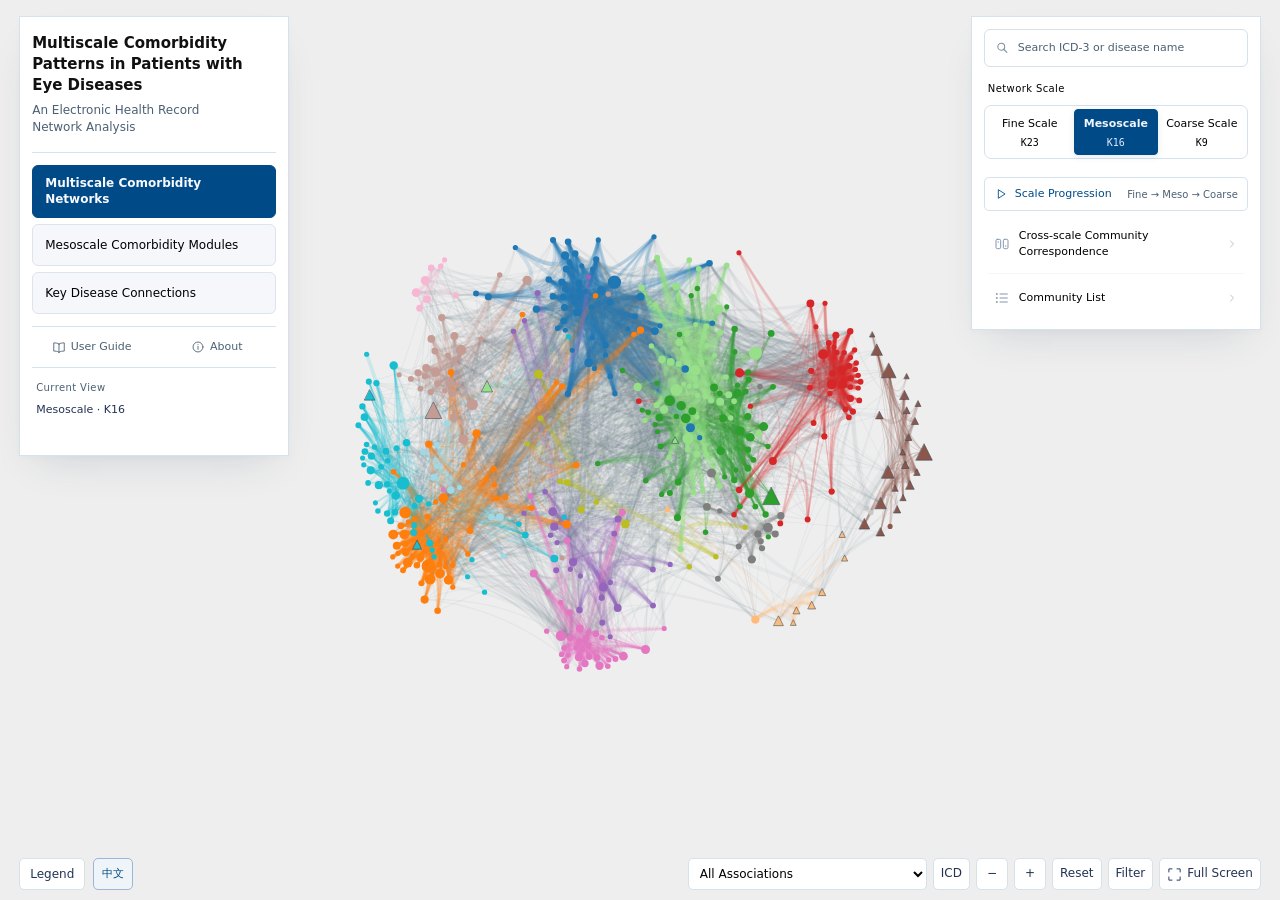
<file: index.html>
<!doctype html>
<html lang="en" data-boot="pending">
<head>
  <meta charset="utf-8">
  <meta name="viewport" content="width=device-width, initial-scale=1">
  <base id="app-base" href="./">
  <script id="route-base">
    const entryPath = location.pathname.replace(/\/(?:MultiscaleNetworks|ComorbidityModules|KeyDiseaseConnections|overview|communities|roles|comparison|flow)(?:\/(?:index\.html)?)?$/, "/");
    document.getElementById("app-base").href = new URL(".", new URL(entryPath, location.href)).href;
  </script>
  <meta name="description" data-i18n-attrs="content" content="眼病患者的多尺度共病模式：基于电子病历的网络分析交互可视化">
  <title data-i18n data-i18n-source="眼病患者的多尺度共病模式">Multiscale Comorbidity Patterns in Patients with Eye Diseases</title>
  <style id="boot-styles">html,body{color:#000;background:#eee;height:100%;margin:0;font-family:Segoe UI,Microsoft YaHei UI,sans-serif;overflow:hidden}html:not([data-boot=ready]) .masthead,html:not([data-boot=ready]) #app,html:not([data-boot=ready]) #tooltip{visibility:hidden}#boot-status{text-align:center;color:#183247;place-content:center;gap:12px;font-size:13px;display:grid;position:fixed;inset:0}#boot-status p{margin:0}#boot-status .boot-error,#boot-status button,html[data-boot=ready] #boot-status,html[data-boot=error] #boot-status .boot-loading{display:none}html[data-boot=error] #boot-status .boot-error,html[data-boot=error] #boot-status button{display:block}#boot-status button{font:inherit;cursor:pointer;background:#fff;border:1px solid #d8e3e7;border-radius:8px;justify-self:center;padding:7px 16px}.global-search>svg{width:15px;height:15px}</style>
  <script type="module" crossorigin src="./assets/index-C_CjhMuP.js"></script>
  <link rel="stylesheet" crossorigin href="./assets/index-CmBCCBgX.css">
</head>
<body>
  <div id="boot-status" role="status" aria-live="polite">
    <p class="boot-loading" data-i18n data-i18n-source="正在加载共病网络…">Loading comorbidity networks…</p>
    <p class="boot-error" data-i18n data-i18n-source="页面资源加载失败，请刷新重试。">Unable to load page resources. Please reload to try again.</p>
    <button type="button" data-i18n data-i18n-source="重新加载" onclick="location.reload()">Reload</button>
  </div>
  <script id="boot-language">
    try {
      if (localStorage.getItem("comorbidity-atlas-language") === "zh") {
        document.documentElement.lang = "zh-CN";
        document.querySelectorAll("[data-i18n-source]").forEach(element => {
          element.textContent = element.dataset.i18nSource;
        });
      }
    } catch { /* Loading remains available when storage is disabled. */ }
  </script>
  <header class="masthead">
    <div class="mast-inner">
      <a href="./MultiscaleNetworks" class="brand" data-i18n-attrs="aria-label" aria-label="眼病患者的多尺度共病模式：基于电子病历的网络分析首页">
        <strong data-i18n>眼病患者的多尺度共病模式：<span class="brand-subtitle">基于电子病历的网络分析</span></strong>
      </a>
      <button class="button rail-toggle" id="nav-toggle" type="button" data-i18n aria-controls="primary-nav" aria-expanded="true">导航</button>
      <nav class="nav" id="primary-nav" data-i18n data-i18n-attrs="aria-label" aria-label="实验结果视图">
        <a href="./MultiscaleNetworks" data-tab="overview"><span>多尺度共病网络</span></a>
        <a href="./ComorbidityModules" data-tab="communities"><span>中尺度共病模块</span></a>
        <a href="./KeyDiseaseConnections" data-tab="roles"><span>关键疾病连接</span></a>
        <div class="rail-information" data-i18n-attrs="aria-label" aria-label="帮助与系统信息">
          <button type="button" data-information="guide" aria-haspopup="dialog" aria-controls="information-dialog" aria-expanded="false"><span>使用指南</span></button>
          <button type="button" data-information="about" aria-haspopup="dialog" aria-controls="information-dialog" aria-expanded="false"><span>关于</span></button>
        </div>
      </nav>
      <div class="rail-context"><span class="rail-caption" data-i18n>当前视图</span><h1 id="chart-title"></h1></div>
    </div>
  </header>
  <main id="app" aria-labelledby="chart-title">
    <div id="chart"></div>
    <div class="network-empty" id="network-empty" data-i18n role="status" hidden><strong>暂无可显示的关联</strong><span>调整筛选条件或恢复全图继续查看</span><button type="button" class="button" data-action="restore-network">恢复全图</button></div>
    <div class="chart-header">
      <button class="button rail-toggle" id="tools-toggle" type="button" data-i18n aria-controls="view-options" aria-expanded="true">搜索与操作</button>
      <div class="view-options" id="view-options">
        <div class="global-search">
        <label for="disease-search" data-i18n class="sr-only">搜索 ICD-3 或疾病名</label>
        <svg viewBox="0 0 24 24" fill="none" aria-hidden="true"><circle cx="10" cy="10" r="5.5" stroke="currentColor" stroke-width="1.7"/><path d="m14 14 5 5" stroke="currentColor" stroke-width="1.7" stroke-linecap="round"/></svg>
        <input id="disease-search" data-i18n-attrs="placeholder" placeholder="搜索 ICD-3 或疾病名" autocomplete="off" aria-controls="search-results" aria-expanded="false">
        <div id="search-results" class="search-results" hidden></div>
        </div>
        <div id="view-controls" class="view-controls" data-i18n-attrs="aria-label" aria-label="当前视图选项"></div>
        <button class="button rail-action" id="inspector-toggle" type="button" data-action="toggle-inspector" aria-controls="inspector" aria-expanded="false"></button>
      </div>
    </div>
    <div id="guide" class="guide">
      <button type="button" id="legend-toggle" class="button" data-i18n data-action="toggle-guide" aria-controls="legend-panel" aria-expanded="false">图例</button>
      <button class="button language-switch" id="language-toggle" type="button" aria-label="Switch to Chinese" aria-pressed="true"><span data-language-label lang="zh-CN">中文</span></button>
      <aside id="legend-panel" class="guide-card" aria-labelledby="guide-title" hidden>
        <div class="guide-head"><h2 id="guide-title" data-i18n>图例</h2><button type="button" class="legend-close" data-action="close-guide" data-i18n-attrs="aria-label" aria-label="关闭图例">×</button></div>
        <div id="chart-footer" class="chart-footer" data-i18n-attrs="aria-label" tabindex="0" aria-label="当前视图图例"></div>
      </aside>
    </div>
    <div class="chart-dock">
      <div class="canvas-tools" id="chart-tools" data-i18n-attrs="aria-label" aria-label="网络工具"></div>
    </div>
    <aside class="panel inspector" id="inspector" aria-labelledby="inspector-title" hidden></aside>
  </main>
  <dialog id="information-dialog" class="information-dialog" aria-labelledby="information-title"></dialog>
  <div class="tooltip" id="tooltip" role="status" hidden></div>
  <span id="fullscreen-status" class="sr-only" role="status" aria-live="polite"></span>
  <span id="scale-playback-status" class="sr-only" role="status" aria-live="polite"></span>
  <span id="language-status" class="sr-only" role="status" aria-live="polite"></span>
  <noscript>Enable JavaScript to explore the interactive networks.</noscript>
</body>
</html>
</file>
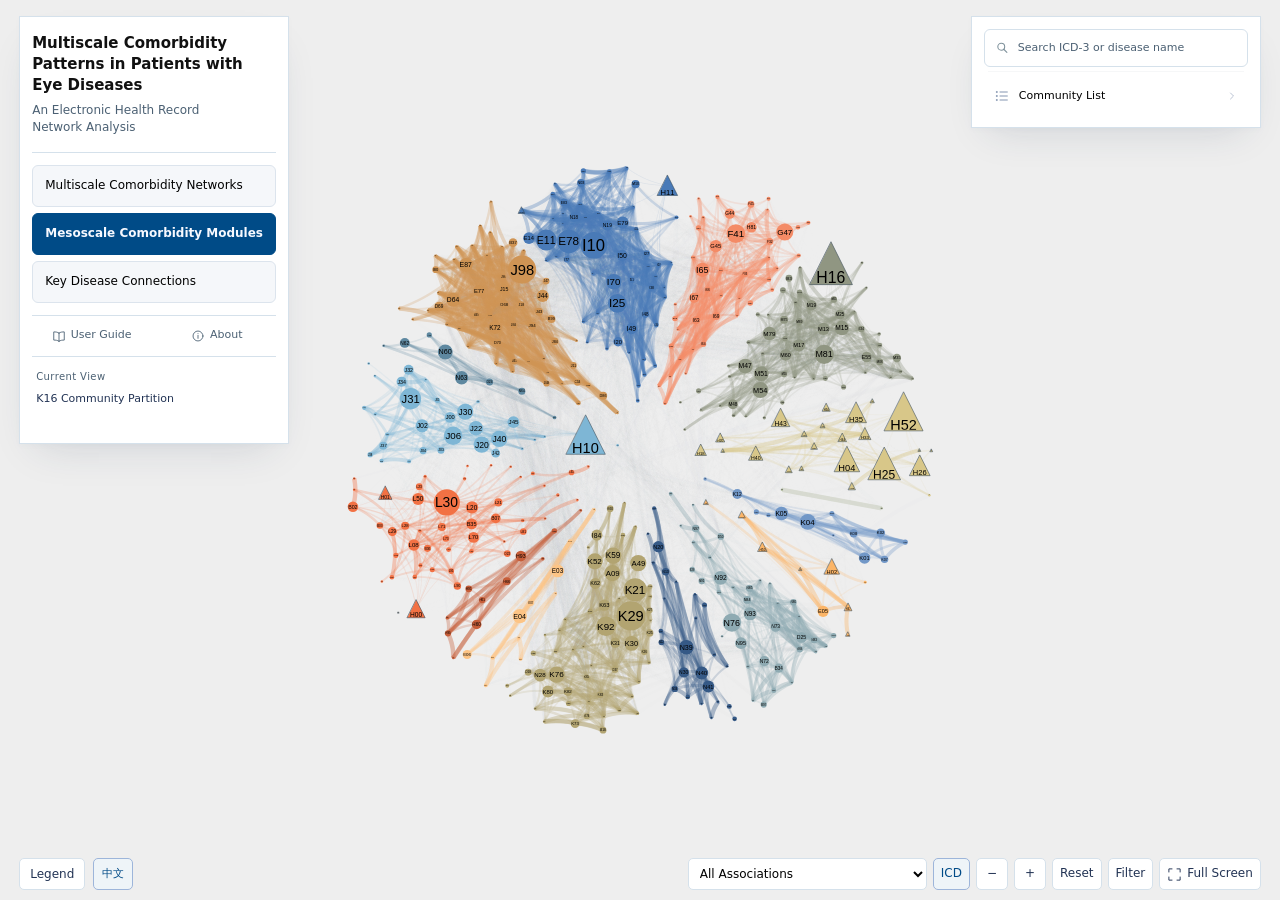
<file: ComorbidityModules/index.html>
<!doctype html>
<html lang="en" data-boot="pending">
<head>
  <meta charset="utf-8">
  <meta name="viewport" content="width=device-width, initial-scale=1">
  <base id="app-base" href="../">
  <script id="route-base">
    const entryPath = location.pathname.replace(/\/(?:MultiscaleNetworks|ComorbidityModules|KeyDiseaseConnections|overview|communities|roles|comparison|flow)(?:\/(?:index\.html)?)?$/, "/");
    document.getElementById("app-base").href = new URL(".", new URL(entryPath, location.href)).href;
  </script>
  <meta name="description" data-i18n-attrs="content" content="眼病患者的多尺度共病模式：基于电子病历的网络分析交互可视化">
  <title data-i18n data-i18n-source="眼病患者的多尺度共病模式">Multiscale Comorbidity Patterns in Patients with Eye Diseases</title>
  <style id="boot-styles">html,body{color:#000;background:#eee;height:100%;margin:0;font-family:Segoe UI,Microsoft YaHei UI,sans-serif;overflow:hidden}html:not([data-boot=ready]) .masthead,html:not([data-boot=ready]) #app,html:not([data-boot=ready]) #tooltip{visibility:hidden}#boot-status{text-align:center;color:#183247;place-content:center;gap:12px;font-size:13px;display:grid;position:fixed;inset:0}#boot-status p{margin:0}#boot-status .boot-error,#boot-status button,html[data-boot=ready] #boot-status,html[data-boot=error] #boot-status .boot-loading{display:none}html[data-boot=error] #boot-status .boot-error,html[data-boot=error] #boot-status button{display:block}#boot-status button{font:inherit;cursor:pointer;background:#fff;border:1px solid #d8e3e7;border-radius:8px;justify-self:center;padding:7px 16px}.global-search>svg{width:15px;height:15px}</style>
  <script type="module" crossorigin src="./assets/index-C_CjhMuP.js"></script>
  <link rel="stylesheet" crossorigin href="./assets/index-CmBCCBgX.css">
</head>
<body>
  <div id="boot-status" role="status" aria-live="polite">
    <p class="boot-loading" data-i18n data-i18n-source="正在加载共病网络…">Loading comorbidity networks…</p>
    <p class="boot-error" data-i18n data-i18n-source="页面资源加载失败，请刷新重试。">Unable to load page resources. Please reload to try again.</p>
    <button type="button" data-i18n data-i18n-source="重新加载" onclick="location.reload()">Reload</button>
  </div>
  <script id="boot-language">
    try {
      if (localStorage.getItem("comorbidity-atlas-language") === "zh") {
        document.documentElement.lang = "zh-CN";
        document.querySelectorAll("[data-i18n-source]").forEach(element => {
          element.textContent = element.dataset.i18nSource;
        });
      }
    } catch { /* Loading remains available when storage is disabled. */ }
  </script>
  <header class="masthead">
    <div class="mast-inner">
      <a href="./MultiscaleNetworks" class="brand" data-i18n-attrs="aria-label" aria-label="眼病患者的多尺度共病模式：基于电子病历的网络分析首页">
        <strong data-i18n>眼病患者的多尺度共病模式：<span class="brand-subtitle">基于电子病历的网络分析</span></strong>
      </a>
      <button class="button rail-toggle" id="nav-toggle" type="button" data-i18n aria-controls="primary-nav" aria-expanded="true">导航</button>
      <nav class="nav" id="primary-nav" data-i18n data-i18n-attrs="aria-label" aria-label="实验结果视图">
        <a href="./MultiscaleNetworks" data-tab="overview"><span>多尺度共病网络</span></a>
        <a href="./ComorbidityModules" data-tab="communities"><span>中尺度共病模块</span></a>
        <a href="./KeyDiseaseConnections" data-tab="roles"><span>关键疾病连接</span></a>
        <div class="rail-information" data-i18n-attrs="aria-label" aria-label="帮助与系统信息">
          <button type="button" data-information="guide" aria-haspopup="dialog" aria-controls="information-dialog" aria-expanded="false"><span>使用指南</span></button>
          <button type="button" data-information="about" aria-haspopup="dialog" aria-controls="information-dialog" aria-expanded="false"><span>关于</span></button>
        </div>
      </nav>
      <div class="rail-context"><span class="rail-caption" data-i18n>当前视图</span><h1 id="chart-title"></h1></div>
    </div>
  </header>
  <main id="app" aria-labelledby="chart-title">
    <div id="chart"></div>
    <div class="network-empty" id="network-empty" data-i18n role="status" hidden><strong>暂无可显示的关联</strong><span>调整筛选条件或恢复全图继续查看</span><button type="button" class="button" data-action="restore-network">恢复全图</button></div>
    <div class="chart-header">
      <button class="button rail-toggle" id="tools-toggle" type="button" data-i18n aria-controls="view-options" aria-expanded="true">搜索与操作</button>
      <div class="view-options" id="view-options">
        <div class="global-search">
        <label for="disease-search" data-i18n class="sr-only">搜索 ICD-3 或疾病名</label>
        <svg viewBox="0 0 24 24" fill="none" aria-hidden="true"><circle cx="10" cy="10" r="5.5" stroke="currentColor" stroke-width="1.7"/><path d="m14 14 5 5" stroke="currentColor" stroke-width="1.7" stroke-linecap="round"/></svg>
        <input id="disease-search" data-i18n-attrs="placeholder" placeholder="搜索 ICD-3 或疾病名" autocomplete="off" aria-controls="search-results" aria-expanded="false">
        <div id="search-results" class="search-results" hidden></div>
        </div>
        <div id="view-controls" class="view-controls" data-i18n-attrs="aria-label" aria-label="当前视图选项"></div>
        <button class="button rail-action" id="inspector-toggle" type="button" data-action="toggle-inspector" aria-controls="inspector" aria-expanded="false"></button>
      </div>
    </div>
    <div id="guide" class="guide">
      <button type="button" id="legend-toggle" class="button" data-i18n data-action="toggle-guide" aria-controls="legend-panel" aria-expanded="false">图例</button>
      <button class="button language-switch" id="language-toggle" type="button" aria-label="Switch to Chinese" aria-pressed="true"><span data-language-label lang="zh-CN">中文</span></button>
      <aside id="legend-panel" class="guide-card" aria-labelledby="guide-title" hidden>
        <div class="guide-head"><h2 id="guide-title" data-i18n>图例</h2><button type="button" class="legend-close" data-action="close-guide" data-i18n-attrs="aria-label" aria-label="关闭图例">×</button></div>
        <div id="chart-footer" class="chart-footer" data-i18n-attrs="aria-label" tabindex="0" aria-label="当前视图图例"></div>
      </aside>
    </div>
    <div class="chart-dock">
      <div class="canvas-tools" id="chart-tools" data-i18n-attrs="aria-label" aria-label="网络工具"></div>
    </div>
    <aside class="panel inspector" id="inspector" aria-labelledby="inspector-title" hidden></aside>
  </main>
  <dialog id="information-dialog" class="information-dialog" aria-labelledby="information-title"></dialog>
  <div class="tooltip" id="tooltip" role="status" hidden></div>
  <span id="fullscreen-status" class="sr-only" role="status" aria-live="polite"></span>
  <span id="scale-playback-status" class="sr-only" role="status" aria-live="polite"></span>
  <span id="language-status" class="sr-only" role="status" aria-live="polite"></span>
  <noscript>Enable JavaScript to explore the interactive networks.</noscript>
</body>
</html>
</file>
<file: assets/index-CmBCCBgX.css>
:root{--lightningcss-light:initial;--lightningcss-dark: ;--lightningcss-light:initial;--lightningcss-dark: ;color-scheme:light;--ink:#223354;--muted:#4b6073;--comparison-overlay-alpha:.25;--line:#e1e8ef;--paper:#eee;--surface-panel:#fff;--surface-field:#fff;--accent:#236192;--accent-strong:#004b87;--accent-soft:#eef4f8;--surface-soft:#f4f7fa;--surface-header:#004b87;--highlight:#00fbff;--highlight-bright:#c7ffc9;--panel-border:#d5e1eb;--shadow:0 2px 6px #23619206, 0 18px 40px -18px #2233542b;--focus-ring:0 0 0 3px #23619224, 0 0 0 1px #236192;--hover-shadow:none;--rail-border:var(--panel-border);--rail-shadow:var(--shadow);--gutter:clamp(14px, 1.5vw, 24px);--overlay-top:16px;--rail-height:42px;--view-top:12px;--rail-width:calc(var(--right-rail) - 20px);--rail-gap:16px;--left-rail:var(--rail-width);--right-rail:clamp(290px, 19vw, 330px);--details-width:var(--right-rail);--canvas-left:calc(var(--gutter) + var(--left-rail) + var(--rail-gap));--canvas-right:calc(var(--gutter) + var(--details-width) + var(--rail-gap));--dock-clearance:50px;--mono:"Cascadia Mono", Consolas, monospace;--sans:"Segoe UI", "Microsoft YaHei UI", "PingFang SC", system-ui, sans-serif}*{box-sizing:border-box}[hidden]{display:none!important}html,body{margin:0;overflow:hidden}body{background:var(--paper);height:100dvh;color:var(--ink);font:14px/1.5 var(--sans);position:relative}button,input,select{font:inherit;color:inherit}button,select,summary{cursor:pointer}a{color:inherit;text-decoration:none}:where(button,a,select,input,canvas,summary,[tabindex]):focus{outline:none}:is(button,a,select,input,summary):focus-visible,.comparison-split:focus-visible{box-shadow:var(--focus-ring)}:where(button,a,select,input,summary){-webkit-tap-highlight-color:transparent;transition:background-color .18s,border-color .18s,color .18s,box-shadow .18s,transform .12s}canvas:focus-visible{outline-offset:-2px;outline:1px solid #647f91}h1,h2,h3,p{margin:0}.sr-only{clip-path:inset(50%);white-space:nowrap;width:1px;height:1px;position:absolute;overflow:hidden}.masthead{z-index:5;top:var(--overlay-top);left:var(--gutter);width:var(--left-rail);pointer-events:none;position:absolute}.masthead,.view-options{color:var(--ink)}.mast-inner{border:1px solid var(--rail-border);box-shadow:var(--rail-shadow);background:var(--surface-panel);border-radius:0;flex-direction:column;align-items:stretch;gap:0;padding:12px;display:flex}.mast-inner>*{pointer-events:auto}.brand{white-space:normal;border-radius:0;align-items:center;min-height:40px;padding:4px 0;display:inline-flex}.brand strong{text-wrap:pretty;overflow-wrap:anywhere;letter-spacing:0;color:#111;min-width:0;font-size:16px;font-weight:700;line-height:1.5;display:block}.brand-subtitle{color:var(--muted);letter-spacing:inherit;margin-top:6px;font-size:12px;font-weight:500;display:block}html[lang=en] .brand strong{overflow-wrap:normal;font-size:15px;line-height:1.4}html[lang=en] .nav a{white-space:normal;line-height:1.4}html[lang=en] .rail-action>span,html[lang=en] .role-options button>span{white-space:normal;overflow-wrap:normal;line-height:1.45}html[lang=en] .community-list-name{white-space:normal;line-height:1.45;overflow:visible}html[lang=en] .community-list-size{font-size:10px}html[lang=en] .inspector .community-list button{grid-template-columns:35px minmax(0,1fr);gap:3px 7px}html[lang=en] .community-list-size{grid-column:2}html[lang=en] .member-name,html[lang=en] .association-disease,html[lang=en] .scale-card-description>span{overflow-wrap:break-word}html[lang=en] .disease-type{font-size:10px}html[lang=en] .disease-tabs button{padding-inline:6px;font-size:11px}html[lang=en] .association-filter button{padding-inline:7px;font-size:11px}html[lang=en] .filter-choices button{white-space:normal;line-height:1.4}html[lang=en] .details-grid dt,html[lang=en] .panel-metrics dt{overflow-wrap:normal;line-height:1.4}html[lang=en] .canvas-tools button.button{white-space:normal;line-height:1.3}html[lang=en] .information-intro h3{font-size:clamp(22px,2.3vw,31px);line-height:1.25}@media (width>=781px) and (height>=521px){.brand{min-height:90px}html[lang=zh-CN] .brand strong{font-size:18px}html[lang=zh-CN] .brand-subtitle{font-size:14px}}@media (width<=780px),(height<=520px){.rail-information .ui-icon{display:none}html[lang=en] .brand strong{font-size:12px;line-height:1.3}.brand-subtitle{margin-top:4px;font-size:10px;line-height:1.35}}.ui-icon{flex:none;width:17px;height:17px;display:block}.nav{border-top:1px solid var(--panel-border);flex-direction:column;align-items:stretch;gap:6px;margin-top:12px;padding:12px 0 6px;display:flex}.nav a{white-space:nowrap;color:#000;background:#f5f7fa;border:1px solid #dce4ed;border-radius:6px;align-items:center;min-height:42px;padding:9px 12px;font-size:12px;font-weight:500;display:flex;position:relative}.nav a:hover{color:#000;background:var(--accent-soft);border-color:#a5bade}.nav a[aria-current]{color:#f7f9ff;background:var(--surface-header);border-color:var(--surface-header);font-weight:600}.nav a:active{transform:translateY(1px)}.rail-information{border-top:1px solid var(--panel-border);align-items:center;gap:6px;margin-top:6px;padding-top:6px;display:flex}.rail-information button{min-width:0;min-height:28px;color:var(--muted);background:0 0;border:1px solid #0000;border-radius:3px;flex:1;justify-content:center;align-items:center;gap:5px;padding:4px;font-size:11px;display:inline-flex}.rail-information .ui-icon{width:14px;height:14px}.rail-information button:hover{border-color:var(--panel-border);background:var(--accent-soft);color:var(--accent-strong)}.information-dialog{border:1px solid var(--panel-border);background:var(--surface-panel);width:min(860px,100vw - 40px);max-width:none;max-height:calc(100dvh - 48px);color:var(--ink);border-radius:2px;margin:auto;padding:0;box-shadow:0 24px 80px #0003}.information-dialog[open]{flex-direction:column;display:flex}.information-dialog::backdrop{background:#0007}.information-header{border-bottom:1px solid var(--line);flex:none;justify-content:space-between;align-items:center;gap:20px;min-height:46px;padding:6px 14px 6px 20px;display:flex}.information-header h2{margin:0;font-size:14px;font-weight:650}.information-close{width:32px;height:32px;color:var(--muted);font:24px/1 var(--sans);background:0 0;border:0;border-radius:3px;flex:none;place-items:center;padding:0;display:grid}.information-close:hover{background:var(--accent-soft);color:var(--accent-strong)}.information-body{overscroll-behavior:contain;scrollbar-width:thin;scrollbar-color:var(--accent) transparent;min-height:0;overflow:auto}.information-body:focus-visible{outline:1px solid var(--accent);outline-offset:-3px}.information-layout{grid-template-columns:190px minmax(0,1fr);gap:32px;padding:28px;display:grid}.information-eyebrow{color:var(--accent);margin-bottom:12px;font-size:11px;display:block}.information-intro h3{text-wrap:balance;font-size:23px;font-weight:550;line-height:1.55}.information-intro p{color:var(--muted);margin-top:12px;font-size:12px;line-height:1.85}.information-intro .information-subtitle{color:var(--ink);font-size:13px}.information-shortcuts{border-top:1px solid var(--line);margin-top:30px;padding-top:18px}.information-shortcuts h4{margin:0 0 10px;font-size:12px;font-weight:600}.information-shortcuts dl{color:var(--muted);gap:8px;margin:0;font-size:11px;display:grid}.information-shortcuts dl>div{grid-template-columns:65px minmax(0,1fr);gap:8px;display:grid}.information-shortcuts dd{margin:0}.information-sections{align-content:start;gap:24px;min-width:0;display:grid}.information-sections section+section{border-top:1px solid var(--line);padding-top:20px}.information-sections h3{align-items:baseline;gap:10px;margin:0 0 10px;font-size:14px;font-weight:650;line-height:1.6;display:flex}.information-sections h3>span{color:inherit;font:inherit}.information-sections p{color:var(--muted);overflow-wrap:anywhere;margin:0;font-size:13px;line-height:1.85}.information-sections p+p{margin-top:9px}.information-sections strong{color:var(--ink);font-weight:550}.information-statistics{grid-template-columns:repeat(3,minmax(0,1fr));gap:16px;margin:22px 0 0;display:grid}.information-statistics>div{flex-direction:column;gap:4px;min-width:0;display:flex}.information-statistics dd{color:var(--accent-strong);font-variant-numeric:tabular-nums;margin:0;font-size:23px;font-weight:650;line-height:1.4}.information-statistics dt{color:var(--muted);font-size:11px}@media (width<=620px){.information-dialog{width:calc(100vw - 24px);max-height:calc(100dvh - 24px)}.information-header{padding-left:18px}.information-layout{grid-template-columns:minmax(0,1fr);gap:24px;padding:22px 18px}.information-intro h3{font-size:22px}.information-shortcuts{display:none}.information-statistics{gap:10px}.information-statistics dd{font-size:21px}}.global-search{flex:none;width:100%;position:relative}.global-search>svg{pointer-events:none;color:#7f929c;width:15px;position:absolute;top:50%;left:11px;transform:translateY(-50%)}.global-search input{background:var(--surface-field);border:1px solid var(--panel-border);border-radius:6px;width:100%;min-height:38px;padding:8px 8px 8px 33px;font-size:11px}.global-search input::placeholder{color:var(--muted);opacity:1}.global-search input:hover{background:var(--surface-soft)}.global-search input:focus{box-shadow:var(--focus-ring);background:var(--surface-field);border-color:#7a9dcc}.search-results{z-index:6;background:var(--surface-panel);border:1px solid var(--rail-border);width:100%;max-height:min(58dvh,365px);box-shadow:var(--shadow);border-radius:0;padding:5px;position:absolute;top:calc(100% + 6px);right:0;overflow:auto}.search-results p{color:var(--muted);padding:9px}#app{--panel-top:var(--overlay-top);background:var(--paper);position:absolute;inset:0;overflow:clip}#chart{position:absolute;inset:0;overflow:clip}.chart-header,.chart-dock{inset-inline:var(--gutter);pointer-events:none;justify-content:space-between;align-items:center;gap:8px;display:flex;position:absolute}.chart-header>*,.chart-dock>*{pointer-events:auto}.chart-header{top:var(--overlay-top);left:auto;right:var(--gutter);width:var(--right-rail);z-index:4;flex-direction:column;align-items:stretch}#app[data-sidebar-mode=details] .chart-header{visibility:hidden}#app[data-sidebar-mode=details] .inspector{top:var(--overlay-top)}.view-options{border:1px solid var(--rail-border);width:100%;box-shadow:var(--rail-shadow);background:var(--surface-panel);border-radius:0;flex-direction:column;align-items:stretch;gap:0;padding:12px;display:flex}.button.rail-toggle{display:none}.chart-dock{z-index:4;justify-content:flex-end;bottom:10px}.rail-context{border-top:1px solid var(--panel-border);padding:12px 4px 4px}.rail-caption{color:var(--muted);letter-spacing:.04em;font-size:10px;font-weight:500;line-height:1.6;display:block}.masthead h1{pointer-events:none;overflow-wrap:anywhere;min-width:0;color:var(--ink);min-height:3.4em;margin-top:5px;font-size:11px;font-weight:500;line-height:1.7}h2{font-size:15px;line-height:1.4}.view-controls,.canvas-tools{align-items:center;gap:6px;min-width:0;display:flex}.view-controls{flex-direction:column;align-items:stretch;gap:8px;padding-top:14px}.view-controls select{text-overflow:ellipsis;background:var(--surface-soft);border-color:var(--panel-border);width:100%;max-width:100%;font-size:11px;font-weight:500}.control-group{padding:0 0 10px}.view-controls .scale-playback{border-color:var(--panel-border);width:100%;min-height:34px;color:var(--accent-strong);background:var(--surface-panel);align-items:center;gap:7px;padding:6px 9px;font-size:11px;display:flex}.scale-playback .ui-icon{flex:none;width:14px;height:14px}.scale-playback small{color:var(--muted);white-space:nowrap;margin-left:auto;font-size:10px}.view-controls .scale-playback:hover{background:var(--accent-soft);border-color:var(--accent)}.view-controls .scale-playback[aria-pressed=true]{background:var(--accent-strong);border-color:var(--accent-strong);color:#fff}#comparison-toggle,.view-controls .role-options button{min-height:50px}.scale-playback[aria-pressed=true] small{color:#e2ecff}#comparison-toggle[aria-expanded=true]{background:var(--accent-soft);color:#000}#comparison-toggle[aria-expanded=true] .action-arrow{transform:rotate(90deg)}#comparison-toggle>span{white-space:normal;text-align:left;min-width:0;line-height:1.5}.control-group>.rail-caption{padding:0 4px 8px}.view-controls .segmented{background:0 0;border:0;border-radius:0;flex-direction:column;gap:3px;padding:0;display:flex}.view-controls .segmented button{text-align:left;color:#000;border-radius:2px;align-items:center;gap:8px;min-height:36px;padding:7px 10px;font-size:11px;font-weight:500;display:flex}.view-controls .segmented button:hover{color:#000;background:var(--accent-soft)}.view-controls .segmented button[aria-pressed=true]{color:#f1f5fd;background:var(--accent-strong);font-weight:600}.choice-code{color:var(--muted);font:500 10px var(--mono);margin-left:auto}.choice-check{color:#c5d6f1;opacity:0;width:13px;height:13px}.role-options .choice-check{margin-left:auto}.view-controls [aria-pressed=true] .choice-check{opacity:1}.view-controls [aria-pressed=true] .choice-code{color:#e2ecff}.view-controls .scale-options{background:var(--surface-field);border:1px solid var(--panel-border);border-radius:7px;grid-template-columns:repeat(3,minmax(0,1fr));gap:2px;padding:3px;display:grid}.view-controls .control-group>.rail-caption{color:#000}.view-controls .scale-options button{background:0 0;border:1px solid #0000;border-radius:4px;flex-direction:column;justify-content:center;align-items:center;gap:5px;min-width:0;min-height:46px;padding:6px 1px;font-size:11px}.view-controls .scale-options button:hover{background:var(--accent-soft)}.view-controls .scale-options button:not([aria-pressed=true]),.view-controls .scale-options button:not([aria-pressed=true]) .choice-code{color:#000}.view-controls .scale-options button[aria-pressed=true]{background:var(--accent-strong);border-color:var(--accent-strong);box-shadow:0 2px 6px #23619220}.view-controls .scale-options .choice-code{margin:0;font-size:10px;line-height:1}.view-controls .scale-options .choice-check{display:none}.canvas-tools{max-width:calc(100% - var(--guide-actions-width,56px));flex-wrap:wrap;flex:none;justify-content:flex-end}.fullscreen-toggle .ui-icon{width:15px;height:15px}.button:disabled{cursor:default;opacity:.5}.button{background:var(--surface-field);white-space:nowrap;border:1px solid var(--panel-border);border-radius:5px;justify-content:center;align-items:center;gap:5px;min-height:32px;padding:4px 10px;font-size:12px;font-weight:500;display:inline-flex}.button:hover{box-shadow:none;background:var(--surface-soft);border-color:#a5bade}.button:active{background:var(--accent-soft)}.button:focus-visible{box-shadow:var(--focus-ring)}.button[aria-pressed=true],.button[aria-expanded=true],details[open]>.button{color:var(--accent-strong);background:var(--accent-soft);border-color:#9db5da}#inspector-toggle{flex:none}.view-options .rail-action{width:100%;min-height:38px;box-shadow:none;color:#000;background:0 0;border:0;border-radius:5px;justify-content:flex-start;gap:9px;padding:8px 10px;font-size:11px;font-weight:500}.rail-action>.ui-icon{color:#8495b1;width:16px;height:16px}.rail-action .action-arrow{color:#a3afc4;width:12px;height:12px;margin-left:auto}.view-options .rail-action:hover{color:#000;background:var(--accent-soft)}.view-options .rail-action:focus-visible{box-shadow:var(--focus-ring)}.view-options .rail-action[aria-expanded=true]{color:#000;background:var(--accent-soft)}.view-options #inspector-toggle{margin-top:10px}.view-options #inspector-toggle:before{content:"";background:#203c4c0a;height:1px;position:absolute;top:-6px;left:4px;right:4px}.view-options #inspector-toggle{position:relative}.segmented{border:1px solid var(--line);background:var(--surface-field);border-radius:3px;gap:2px;padding:2px;display:inline-flex}.segmented button{color:var(--muted);white-space:nowrap;background:0 0;border:0;border-radius:2px;padding:4px 9px;font-size:12px}.segmented button:hover{color:var(--accent-strong);background:var(--surface-soft)}.segmented button:active{transform:translateY(1px)}.segmented button[aria-pressed=true]{background:var(--accent-strong);color:#fff;font-weight:650}.canvas-wrap{height:100%}.canvas-wrap canvas{touch-action:none;cursor:grab;width:100%;height:100%;display:block}.canvas-wrap canvas:active{cursor:grabbing}.canvas-tools .button{min-width:32px;padding-inline:7px}.canvas-tools select{max-width:calc(100vw - 2 * var(--gutter));color:#000;white-space:nowrap;flex:none}.community-tools{max-width:calc(100% - var(--guide-actions-width,56px));flex-wrap:wrap;justify-content:flex-end}.community-spacing{border:1px solid var(--line);white-space:nowrap;background:#fff;border-radius:3px;align-items:center;gap:7px;padding:5px 8px;font-size:11px;display:inline-flex}.community-spacing input{width:82px;min-width:0;accent-color:var(--accent-strong)}.community-spacing output{width:34px;font:10px var(--mono);color:var(--muted)}#guide{pointer-events:auto;left:var(--gutter);z-index:5;align-items:center;gap:8px;display:flex;position:absolute;bottom:10px}#guide .language-switch{min-width:38px;color:var(--accent-strong);flex:none;padding-inline:8px;font-size:11px}.guide-card,.panel{background:var(--surface-panel);box-shadow:var(--shadow);border:1px solid var(--panel-border);border-radius:0}.guide-card{background:var(--surface-panel);box-shadow:var(--rail-shadow);width:var(--rail-width);max-height:var(--legend-max-height,65vh);left:0;bottom:calc(100% + var(--legend-panel-gap,10px));z-index:3;flex-direction:column;padding:6px 10px 8px;display:flex;position:absolute;overflow:hidden}.guide-head{flex:none;justify-content:space-between;align-items:center;gap:8px;margin-bottom:2px;display:flex}.guide-head h2{flex:none;margin:0;padding:0;font-size:12px;font-weight:650}.legend-close{width:22px;height:22px;color:var(--muted);font:18px/1 var(--sans);background:0 0;border:0;border-radius:3px;flex:none;place-items:center;padding:0;display:grid}.legend-close:hover{color:var(--accent-strong);background:var(--accent-soft)}.chart-footer{color:var(--muted);overscroll-behavior:contain;scrollbar-width:thin;scrollbar-color:var(--accent) transparent;gap:7px;min-height:0;font-size:10px;display:grid;overflow:auto}.chart-footer svg{vertical-align:middle;flex:none;max-width:100%}.legend-shapes{grid-template-columns:repeat(2,minmax(0,1fr));align-items:center;gap:6px;display:grid}.legend-shapes>span{white-space:nowrap;align-items:center;gap:2px;display:inline-flex}.legend-section{border-top:1px solid var(--line);min-width:0;padding-top:6px}.legend-section h3{color:var(--ink);margin:0 0 5px;font-size:10px;font-weight:650}.legend-roles{gap:1px;display:grid}.legend-roles>div{grid-template-columns:42px minmax(0,1fr);align-items:center;gap:3px;font-size:10px;display:grid}.legend-sizes{grid-template-columns:repeat(var(--legend-samples), minmax(0, 1fr));text-align:center;font-variant-numeric:tabular-nums;font-size:10px;display:grid}.legend-sizes>div{min-width:0}.legend-sizes svg{width:100%;height:30px;display:block}.legend-weights{grid-template-columns:repeat(var(--legend-weight-columns,2), minmax(0, 1fr));font-variant-numeric:tabular-nums;gap:4px 6px;font-size:10px;display:grid}.legend-weights>span{align-items:center;gap:3px;display:flex}.legend-weights svg{width:36px}.legend-palette{grid-template-columns:repeat(5,minmax(0,1fr));gap:2px;display:grid}.legend-colour{min-width:0;min-height:16px;font:8px/1.5 var(--mono);background:0 0;border:0;border-radius:2px;justify-content:center;align-items:center;gap:2px;padding:0;display:flex}.legend-colour:hover{background:var(--accent-soft)}.legend-colour>i{flex:none;width:6px;height:10px;display:block;position:relative;overflow:hidden}.legend-colour>i>i{position:absolute;inset:50% 0 0}.legend-palette-note{margin:0 0 4px;font-size:9px}.legend-scale-palette h4{color:var(--muted);font:9px/1.5 var(--mono);margin:5px 0 2px}.legend-note{margin:5px 0 0;font-size:9px;line-height:1.6}.legend-annotations{gap:6px;margin:0;font-size:9px;line-height:1.6;display:grid}.legend-annotations>div{grid-template-columns:54px minmax(0,1fr);align-items:start;gap:6px;display:grid}.legend-annotations dt{color:var(--ink);font-family:var(--mono)}.legend-annotations dd{overflow-wrap:break-word;min-width:0;margin:0}.legend-flow{align-items:center;gap:12px;display:flex}.legend-flow>span{font-size:10px;line-height:20px}.legend-edge-kinds{grid-template-columns:repeat(2,minmax(0,1fr));gap:4px 6px;font-size:9px;display:grid}.legend-edge-kinds>span{align-items:center;gap:3px;display:flex}.legend-edge-kinds svg{width:22px}.inspector{z-index:3;inset:var(--panel-top) var(--gutter) var(--dock-clearance) auto;width:var(--details-width);grid-template-rows:auto minmax(0,1fr);min-height:0;max-height:none;font-size:12px;display:grid;position:absolute;overflow:clip}.inspector-head{color:#f7f9ff;background:var(--surface-header);border-bottom:1px solid var(--surface-header);justify-content:space-between;align-items:center;gap:7px;padding:10px 12px;display:flex}.inspector-actions{align-items:center;gap:4px;display:flex}.inspector-head h2{font-size:14px;font-weight:650;line-height:1.5}.inspector-head .button{color:#f4f7fa;background:#ffffff0d;border-color:#ffffff3b;min-height:27px;padding-inline:7px}.inspector-head .dismiss{width:28px;font-size:18px;line-height:1}.inspector-head .button:hover{color:var(--accent-strong);background:var(--highlight);border-color:var(--highlight)}.inspector-body{overscroll-behavior:contain;scrollbar-width:thin;min-height:0;padding:12px;overflow:auto}.inspector-copy{color:var(--muted);margin-bottom:8px;font-size:12px}.inspector-copy:last-child{margin-bottom:0}.inspector h3{overflow-wrap:anywhere;margin:3px 0 6px;font-size:15px;line-height:1.55}.tag{color:var(--accent-strong);background:var(--accent-soft);border-radius:2px;margin:1px 4px 3px 0;padding:2px 6px;font-size:11px;display:inline-flex}.minor{color:var(--muted);font-size:11px}.list{gap:2px;display:grid}.list button,.search-results button{text-align:left;background:0 0;border:1px solid #0000;border-radius:0;align-items:center;gap:8px;width:100%;min-width:0;padding:7px 4px;font-size:12px;display:flex}.list button:hover,.search-results button:hover,.list button[aria-pressed=true]{background:var(--accent-soft);border-color:#0000}.list button:active,.search-results button:active{background:var(--surface-soft)}.list button strong,.search-results strong{font:700 11px var(--mono);color:#2b4775;flex:none}.view-options .search-results strong{color:#000}.list button em{font:11px var(--mono);color:var(--muted);flex:none;margin-left:auto}.list button span:not(.dot){overflow-wrap:anywhere}.dot{border-radius:50%;flex:none;width:9px;height:9px;display:inline-block}.details-grid{grid-template-columns:1fr 1fr;gap:8px 18px;margin:8px 0;display:grid}.details-grid div{border-bottom:1px solid var(--line);min-width:0;padding:7px 0}.details-grid dt{color:var(--muted);font-size:10px}.details-grid dd{font:500 14px var(--sans);font-variant-numeric:tabular-nums;margin:4px 0 0}.action-row{flex-wrap:wrap;gap:5px;margin:8px 0;display:flex}.section-label{color:var(--muted);letter-spacing:.04em;margin:14px 0 5px;font-size:11px;font-weight:700}.inspector .section-label{border-top:1px solid var(--line);color:var(--ink);justify-content:space-between;align-items:baseline;gap:8px;padding-top:10px;font-size:12px;display:flex}.section-label>span{color:var(--muted);white-space:nowrap;font-size:11px;font-weight:400}.inspector .panel-metrics+.section-label{border-top:0;margin-top:9px;padding-top:0}.panel-identity{margin-bottom:10px}.panel-eyebrow{color:var(--muted);justify-content:space-between;align-items:center;gap:8px;font-size:10px;display:flex}.panel-eyebrow>span:first-child{color:var(--accent-strong)}.panel-identity h3{margin:5px 0;font-size:15px;line-height:1.5}.panel-metrics{border-bottom:1px solid var(--line);grid-template-columns:repeat(2,minmax(0,1fr));gap:10px;margin:0;padding:10px 0;display:grid}.panel-metrics.three-columns{grid-template-columns:repeat(3,minmax(0,1fr))}.panel-metrics>div{flex-direction:column;min-width:0;display:flex}.panel-metrics dt{color:var(--muted);font-size:10px;line-height:1.55}.panel-metrics dd{color:var(--ink);font-variant-numeric:tabular-nums;order:-1;margin:0 0 3px;font-size:18px;font-weight:650;line-height:1.3}.inspector .member-list{gap:0}.inspector .member-list button{border:0;border-bottom:1px solid #edf0f2;border-radius:3px;grid-template-columns:29px minmax(0,1fr);align-items:start;gap:6px;min-height:32px;padding:7px 0;font-size:12px;line-height:1.6;display:grid}.inspector .member-list button strong{padding-top:3px;font-size:10px;line-height:1.4}.member-name{overflow-wrap:anywhere;min-width:0}.inspector .community-list{gap:0}.inspector .community-list button{border:0;border-bottom:1px solid var(--line);border-radius:0;grid-template-columns:35px minmax(0,1fr) auto;align-items:center;gap:6px;min-height:36px;padding:8px 0;display:grid}.community-list-code{align-items:center;gap:5px;display:flex}.community-list-code .dot{width:7px;height:7px}.community-list-code strong{font:500 10px var(--mono)}.community-list-name{text-overflow:ellipsis;white-space:nowrap;min-width:0;color:var(--ink);font-size:12px;line-height:1.6;overflow:hidden}.community-list-size{color:var(--muted);white-space:nowrap;font-variant-numeric:tabular-nums;font-size:10px}.flow-link-list small{color:var(--muted);font-size:10px;line-height:1.5}.inspector .flow-link-list button{border:0;border-bottom:1px solid var(--line);flex-direction:column;align-items:stretch;gap:4px;padding:9px 0;display:flex}.flow-link-heading{justify-content:space-between;align-items:baseline;gap:8px;display:flex}.flow-link-heading>span{color:var(--muted);font-size:11px}.flow-route{border:1px solid var(--line);background:var(--surface-soft);border-radius:8px;margin:0 0 6px;padding:8px 10px}.flow-route>div>span{color:var(--muted);font-size:10px}.flow-route strong{font:600 12px var(--mono);margin-left:8px}.flow-route p{overflow-wrap:anywhere;margin-top:3px;font-size:12px;line-height:1.6}.flow-route-arrow{color:#91a0a9;margin:3px 0;font-size:12px;display:block}.flow-shares{gap:10px;margin-top:12px;display:grid}.flow-shares>div>span{color:var(--muted);justify-content:space-between;gap:8px;font-size:11px;display:flex}.flow-shares strong{color:var(--ink);font-variant-numeric:tabular-nums;font-size:12px;font-weight:600}.flow-shares small{color:var(--muted);margin-top:3px;font-size:10px;display:block}.flow-share-bar{background:var(--panel-border);border-radius:3px;height:4px;margin-top:5px;overflow:hidden}.flow-share-bar i{background:var(--accent);border-radius:inherit;height:100%;display:block}.flow-trace-toggle{border:1px solid var(--panel-border);background:var(--surface-soft);width:100%;color:var(--ink);text-align:left;border-radius:5px;justify-content:space-between;align-items:center;gap:10px;margin:14px 0 16px;padding:10px;font-size:11px;display:flex}.flow-trace-toggle i{background:#dbe3e9;border:1px solid #aabac8;border-radius:9px;flex:none;width:28px;height:16px;position:relative}.flow-trace-toggle i:after{content:"";background:#fff;border-radius:50%;width:10px;height:10px;position:absolute;top:2px;left:2px}.flow-trace-toggle[aria-checked=true]{border-color:var(--accent);background:var(--accent-soft);color:var(--accent-strong)}.flow-trace-toggle[aria-checked=true] i{background:var(--accent-strong);border-color:var(--accent-strong)}.flow-trace-toggle[aria-checked=true] i:after{left:14px}.trace-summary h3{margin:0 0 5px;font-size:12px;font-weight:650}.trace-distribution{border-bottom:1px solid var(--line)}.trace-distribution summary{cursor:pointer;padding:10px 0;list-style:none;display:block}.trace-distribution summary::-webkit-details-marker{display:none}.trace-summary-line{color:var(--ink);align-items:center;gap:6px;font-size:11px;display:flex}.trace-summary-line strong{color:var(--accent-strong);margin-left:auto;font-size:12px;font-weight:600}.trace-chevron{width:11px;height:11px;color:var(--muted);transform:rotate(90deg)}.trace-distribution[open] .trace-chevron{transform:rotate(-90deg)}.trace-major{color:var(--muted);align-items:center;gap:5px;margin-top:7px;font-size:10px;display:flex}.trace-major b{color:var(--accent-strong);font:500 10px var(--mono)}.trace-major>span{font-variant-numeric:tabular-nums;margin-left:auto}.trace-contribution{border-top:1px solid var(--line);grid-template-columns:30px minmax(0,1fr) auto;align-items:start;gap:6px;padding:8px 0;font-size:11px;line-height:1.6;display:grid}.trace-contribution>strong{color:var(--accent-strong);font:500 10px var(--mono);padding-top:2px}.trace-contribution>span{overflow-wrap:anywhere;min-width:0}.trace-contribution-value{white-space:nowrap;text-align:right;font-variant-numeric:tabular-nums}.trace-contribution-value small{color:var(--muted);font-size:10px;display:block}.trace-denominator,.trace-ribbon-note{color:var(--muted);margin-top:8px;font-size:10px;line-height:1.7}.trace-breadcrumb{color:var(--muted);justify-content:space-between;align-items:center;gap:8px;font-size:11px;display:flex}.trace-breadcrumb button{color:var(--accent-strong);background:0 0;border:0;padding:2px 0;font-size:11px}.trace-breadcrumb button:hover{text-decoration:underline}.trace-ribbon-note{margin-bottom:10px}#strength-filter-toggle[data-active=true]{color:var(--accent-strong);border-color:var(--accent);background:var(--accent-soft)}.filter-context{color:var(--muted);margin-bottom:12px;font-size:11px}.filter-counts{grid-template-columns:repeat(2,minmax(0,1fr));gap:8px;margin:0 0 18px;display:grid}.filter-counts>div{border:1px solid var(--line);background:var(--surface-soft);min-width:0;padding:10px}.filter-counts dt{color:var(--muted);font-size:10px}.filter-counts dd{color:var(--accent-strong);font-variant-numeric:tabular-nums;margin:5px 0 0;font-size:20px;font-weight:650;line-height:1.4}.filter-counts dd span{color:var(--muted);white-space:nowrap;font-size:10px;font-weight:400}.filter-section+.filter-section{border-top:1px solid var(--line);margin-top:18px;padding-top:16px}.filter-label-row{justify-content:space-between;align-items:center;gap:8px;margin-bottom:10px;display:flex}.filter-label-row label,.inspector .filter-section h3{color:var(--ink);font-size:12px;font-weight:600}.inspector .filter-section h3{margin:0 0 10px;line-height:1.5}#filter-weight-value{border:1px solid var(--panel-border);background:var(--surface-field);width:74px;min-height:29px;color:var(--accent-strong);font:12px var(--mono);border-radius:4px;padding:3px 5px}.filter-range{--range-fill:0%;appearance:none;cursor:pointer;background:0 0;width:100%;height:22px;margin:0;display:block}.filter-range::-webkit-slider-runnable-track{background:linear-gradient(to right,var(--accent) var(--range-fill),var(--panel-border) var(--range-fill));border-radius:3px;height:4px}.filter-range::-moz-range-track{background:linear-gradient(to right,var(--accent) var(--range-fill),var(--panel-border) var(--range-fill));border-radius:3px;height:4px}.filter-range::-webkit-slider-thumb{appearance:none;background:var(--accent-strong);width:14px;height:14px;box-shadow:0 0 0 1px var(--accent);border:2px solid #fff;border-radius:50%;margin-top:-5px}.filter-range::-moz-range-thumb{background:var(--accent-strong);width:10px;height:10px;box-shadow:0 0 0 1px var(--accent);border:2px solid #fff;border-radius:50%}.filter-range-labels{color:var(--muted);font:10px var(--mono);justify-content:space-between;display:flex}.filter-choices{border:1px solid var(--panel-border);border-radius:5px;grid-auto-columns:minmax(0,1fr);grid-auto-flow:column;gap:3px;padding:3px;display:grid}.filter-choices button{min-width:0;min-height:30px;color:var(--muted);white-space:nowrap;background:0 0;border:0;border-radius:3px;padding:4px 2px;font-size:11px}.filter-choices button:hover:not(:disabled){background:var(--accent-soft);color:var(--accent-strong)}.filter-choices button[aria-pressed=true],.filter-choices button[aria-pressed=true]:hover:not(:disabled){background:var(--accent-strong);color:#fff}.filter-choices button:disabled{cursor:default;opacity:.5}.filter-note{color:var(--muted);overflow-wrap:anywhere;margin-top:7px;font-size:10px;line-height:1.7}.filter-empty{border:1px solid var(--panel-border);background:var(--surface-soft);color:var(--muted);margin-top:16px;padding:9px;font-size:11px;line-height:1.7}.filter-reset{width:100%;margin-top:20px;font-size:11px}.filter-footnote{color:var(--muted);margin-top:12px;font-size:10px;line-height:1.8}.network-empty{z-index:2;text-align:center;max-width:260px;color:var(--muted);pointer-events:none;justify-items:center;gap:7px;display:grid;position:absolute;top:50%;left:50%;transform:translate(-50%,-50%)}.network-empty strong{color:var(--ink);font-size:14px}.network-empty span{font-size:11px}.network-empty .button{pointer-events:auto;margin-top:5px}#app[data-comparing=true] .network-empty{top:20%}.comparison{grid-template-columns:repeat(3,minmax(0,1fr));height:100%;display:grid}.linked-comparison{inset:var(--overlay-top) max(var(--canvas-left), var(--canvas-right)) max(var(--overlay-top), var(--dock-clearance));grid-template-rows:minmax(0, var(--network-share,35fr)) 36px minmax(0, var(--flow-share,65fr));display:grid;position:absolute}.linked-comparison .comparison{min-height:0}.linked-comparison .comparison .compare-heading{z-index:1;top:4px}.linked-comparison .canvas-wrap{padding:0;position:absolute;inset:0}.comparison-flow{min-height:0;overflow:clip}#app[data-comparing=true] .inspector[data-comparison-details=true]{border:1px solid var(--rail-border);box-shadow:var(--rail-shadow);border-radius:0}.inspector[data-comparison-details=true] .inspector-head{padding:10px 12px}.inspector[data-comparison-details=true] .inspector-head h2{font-size:13px;font-weight:650}.inspector[data-comparison-details=true] .inspector-body{padding:10px 12px}.inspector[data-comparison-details=true] .inspector-copy,.inspector[data-comparison-details=true] .minor{line-height:1.7}.inspector[data-comparison-details=true] .details-grid{grid-template-columns:repeat(2,minmax(0,1fr))}.inspector[data-comparison-details=true] .details-grid>div{padding:7px 0}.comparison-divider{z-index:2;min-width:0;position:relative}.comparison-split{cursor:row-resize;touch-action:none;-webkit-user-select:none;user-select:none;border-radius:9px;place-items:center;display:grid;position:absolute;inset:0}.comparison-split:before{content:"";background:var(--line);inset-inline:0;height:1px;transition:background .18s;position:absolute;top:50%}.comparison-grip{width:48px;height:21px;box-shadow:none;background:var(--surface-field);border:1px solid #cbd2d7;border-radius:3px;flex-direction:column;justify-content:center;align-items:center;gap:4px;transition:border-color .18s,box-shadow .18s,background .18s;display:flex;position:relative}.comparison-grip:before,.comparison-grip:after{content:"";background:#92a8ce;border-radius:999px;width:19px;height:2px;transition:background .18s}.comparison-split:is(:hover,:focus-visible,[data-dragging=true]):before{background:#b6c7e9}.comparison-split:is(:hover,:focus-visible,[data-dragging=true]) .comparison-grip{box-shadow:none;background:var(--surface-soft);border-color:#8b9eab}.comparison-split:is(:hover,:focus-visible,[data-dragging=true]) .comparison-grip:before,.comparison-split:is(:hover,:focus-visible,[data-dragging=true]) .comparison-grip:after{background:var(--accent-strong)}.comparison-split:focus-visible{box-shadow:none}.comparison-split:focus-visible .comparison-grip{box-shadow:var(--focus-ring), 0 3px 10px #2361921a}.comparison-context,.comparison-ratio{background:var(--paper);max-width:calc(50% - 44px);color:var(--muted);white-space:nowrap;text-overflow:ellipsis;border-radius:2px;padding:3px 9px;font-size:11px;line-height:18px;position:absolute;top:50%;overflow:hidden;transform:translateY(-50%)}.comparison-context{right:8px}.comparison-ratio{opacity:0;pointer-events:none;font-variant-numeric:tabular-nums;transition:opacity .18s;left:8px}.comparison-split:is(:hover,:focus-visible,[data-dragging=true])~.comparison-ratio{opacity:1}.comparison article{min-width:0;min-height:0;position:relative;overflow:clip}.comparison article+article{border-left:1px solid var(--line)}.comparison .compare-heading{top:calc(var(--view-top) + 42px);pointer-events:none;flex-direction:column;align-items:center;gap:5px;max-width:calc(100% - 12px);display:flex;position:absolute;left:50%;transform:translate(-50%)}.comparison .compare-open{border:1px solid rgb(216 227 231/var(--comparison-overlay-alpha));background:rgb(255 255 255/var(--comparison-overlay-alpha));white-space:nowrap;pointer-events:auto;border-radius:2px;padding:4px 6px;font-size:12px}.comparison .compare-open:hover{background:rgb(238 244 248/var(--comparison-overlay-alpha))}.comparison .compare-open:active{transform:translateY(1px)}.compare-selection{pointer-events:auto;white-space:nowrap;border:1px solid rgb(216 227 231/var(--comparison-overlay-alpha));background:rgb(255 255 255/var(--comparison-overlay-alpha));font:11px var(--mono);color:var(--ink);border-radius:5px;align-items:center;gap:5px;padding:3px 7px;display:inline-flex}.flow-svg{background:var(--paper);width:100%;height:100%;font-family:var(--sans);display:block}.flow-svg [tabindex]:focus{outline:none}.flow-svg .ribbon{cursor:pointer;opacity:.5;transition:opacity .18s,stroke .18s,stroke-width .18s}.flow-svg .ribbon.active{opacity:.88;stroke:#367e8580;stroke-width:.6px}.flow-svg .ribbon:is(:hover,:focus-visible){opacity:.9;stroke:#168d83b3;stroke-width:1.1px}.flow-svg .dim{opacity:.11}.flow-svg .bar{cursor:pointer;transition:opacity .18s}.flow-svg .bar:is(:hover,:focus-visible){opacity:1}.flow-svg .bar rect{transition:stroke .18s,stroke-width .18s}.flow-svg .bar text{font-size:var(--flow-label-size,11px);fill:#183247;stroke:none}.flow-svg .bar .flow-code{font-family:var(--mono);font-weight:700}.flow-svg .bar.active rect{stroke:#168d83a6;stroke-width:1.2px}.flow-svg .bar:is(:hover,:focus-visible) rect{stroke:#12887f;stroke-width:2px}.flow-svg .bar:focus-visible rect{filter:drop-shadow(0 0 3px #168d834d)}.flow-svg .bar:is(:hover,:focus-visible) text{fill:#086e69}.flow-svg .bar.active text{font-weight:750}.flow-svg .scale-label{font:700 15px var(--mono);fill:var(--accent)}.flow-svg .scale-note{fill:var(--muted);font-size:11px}.tooltip{z-index:10;pointer-events:none;color:#fff;max-width:min(285px,86vw);box-shadow:none;background:var(--surface-header);border-radius:0;padding:7px 10px;font-size:12px;position:fixed;top:0;left:0}.tooltip small{color:#cbd8f0;margin-top:3px;display:block}@media (prefers-reduced-motion:reduce){:where(button,a,select,input,summary),.flow-svg .ribbon,.flow-svg .bar,.flow-svg .bar rect{transition:none}.search-results,.inspector,.guide-card{animation:none!important}}@media (width<=780px) or (height<=520px){:root{--overlay-top:8px;--rail-height:36px;--view-top:8px;--dock-clearance:46px;--left-rail:46px;--right-rail:min(300px, calc(100vw - 2 * var(--gutter)));--canvas-left:0px;--canvas-right:0px}.button.rail-toggle{display:inline-flex}.linked-comparison{top:max(var(--overlay-top), var(--dock-clearance))}#app[data-community-detail=true]{--dock-clearance:90px}.community-tools{gap:4px}.community-spacing{gap:5px;padding:4px 6px}.community-spacing input{width:65px}.mast-inner{border-radius:0;gap:6px;padding:5px;position:relative}.brand{display:none}.nav{border:1px solid var(--rail-border);width:min(170px,45vw);box-shadow:var(--rail-shadow);background:var(--surface-panel);border-radius:0;margin-top:0;padding:7px;position:absolute;top:calc(100% + 7px);left:0}.nav a{font-size:12px}.chart-header{align-items:flex-end}.view-options{padding:10px}.guide-card{width:min(260px, calc(100vw - 2 * var(--gutter)));padding:6px 10px 8px}.guide-head{margin-bottom:2px}.guide-head h2{font-size:11px}.legend-palette{grid-template-columns:repeat(4,minmax(0,1fr))}#guide{bottom:8px}.rail-context{display:none}.mast-inner #nav-toggle{width:34px;min-height:27px;box-shadow:none;color:#000;background:0 0;border:0;padding:4px 0;font-size:10px}.chart-dock{bottom:8px}}@media (width<=610px){.segmented button{padding-inline:6px}.canvas-tools{gap:3px}.canvas-tools .button{min-width:26px;padding-inline:4px;font-size:11px}.fullscreen-label{display:none}}@media (width<=365px){.nav a{padding-inline:6px;font-size:11px}.global-search input{font-size:11px}.view-controls{gap:4px}.view-controls .button,.segmented button,#inspector-toggle{padding-inline:5px;font-size:11px}}.inspector[data-kind=disease],#app[data-comparing=true] .inspector[data-kind=disease]{color:var(--ink);background:var(--surface-panel);border:1px solid var(--panel-border);box-shadow:var(--shadow);border-radius:0;grid-template-rows:auto auto minmax(0,1fr);font-size:13px}.disease-summary{--ink:#fff;--muted:#e2ecff;--line:#ffffff2b;min-width:0;color:var(--ink);background:var(--surface-header);padding:12px 12px 10px;position:relative}.disease-summary h2{letter-spacing:.01em;margin:0;padding-right:26px;font-size:22px;font-weight:700;line-height:1.4}.disease-dismiss{color:#e2ecff;background:0 0;border:0;border-radius:50%;place-items:center;width:28px;height:28px;padding:0;font-size:20px;font-weight:300;line-height:1;display:grid;position:absolute;top:8px;right:9px}.disease-dismiss:hover{background:var(--highlight);color:var(--accent-strong)}.disease-summary h3{color:#f4f7fa;overflow-wrap:anywhere;margin:4px 0 10px;font-size:12px;font-weight:400;line-height:1.6}.disease-type{vertical-align:middle;background:var(--highlight-bright);color:var(--accent-strong);font:400 10px/1.5 var(--sans);letter-spacing:0;border-radius:4px;margin-left:8px;padding:2px 6px;display:inline-block}.inspector[data-kind=disease] .details-grid{gap:10px 12px;margin:0}.inspector[data-kind=disease] .details-grid>div{background:0 0;border:0;min-width:0;padding:0}.inspector[data-kind=disease] .details-grid dt{color:var(--muted);align-items:center;gap:3px;font-size:11px;font-weight:400;line-height:1.6;display:flex}.inspector[data-kind=disease] .details-grid dd{color:var(--ink);letter-spacing:-.02em;margin:0;font-size:17px;font-weight:650;line-height:1.5}.inspector[data-kind=disease] :is(.summary-metrics,.overview-network-metrics)>div{flex-direction:column;display:flex}.inspector[data-kind=disease] :is(.summary-metrics,.overview-network-metrics) dd{order:-1;margin-bottom:3px}.inspector[data-kind=disease] .summary-metrics>div+div{border-left:1px solid var(--line);padding-left:12px}.inspector[data-kind=disease] .summary-metrics dd{font-size:21px;font-weight:700;line-height:1.25}.metric-help{vertical-align:middle;width:16px;height:16px;color:var(--muted);cursor:help;background:0 0;border:0;border-radius:50%;flex:none;justify-content:center;align-items:center;padding:0;display:inline-flex}.metric-label,.panel-metrics dt,.trace-summary h3{align-items:center;gap:3px;display:inline-flex}.inspector[data-kind=generic] .details-grid dt{align-items:center;gap:3px;display:flex}.metric-name{min-width:0}.statistic-notation{white-space:nowrap;font-style:normal}.statistic-notation sub{vertical-align:sub;font-size:.75em;line-height:0}.overview-network-metrics dt{flex-wrap:nowrap;align-items:flex-start}.overview-network-metrics .metric-help{margin-top:1px}.metric-help:focus-visible{outline-offset:1px;box-shadow:none;outline:1px solid}.metric-help .ui-icon{width:13px;height:13px}.metric-help:hover,.metric-help:focus-visible{color:#222;background:#eee}.disease-summary .metric-help{color:#e2ecff}.disease-summary .metric-help:hover,.disease-summary .metric-help:focus-visible{color:#fff;background:#ffffff1a}.disease-tabs{border-bottom:1px solid var(--line);gap:4px;margin:0 12px;padding:6px 0 4px;display:flex}.disease-tabs [role=tab]{min-width:0;color:var(--muted);white-space:nowrap;background:0 0;border:0;border-radius:20px;flex:1;padding:4px 5px;font-size:12px;line-height:1.6}.disease-tabs [role=tab]:hover{color:var(--accent-strong);background:var(--surface-soft)}.disease-tabs [aria-selected=true]{color:#fff;background:var(--accent-strong);font-weight:500}.disease-tabpanel{scrollbar-color:var(--accent) transparent;padding:12px}.disease-exploration{border-bottom:1px solid var(--line);margin-bottom:12px;padding-bottom:12px}.exploration-heading{justify-content:space-between;align-items:center;gap:8px;margin-bottom:8px;display:flex}.exploration-heading h4{color:var(--ink);margin:0;font-size:12px;font-weight:600}.exploration-filter-link{color:var(--muted);background:0 0;border:0;padding:2px 0 2px 6px;font-size:10px}.exploration-filter-link:hover,.exploration-filter-link[data-active=true]{color:var(--accent-strong);text-decoration:underline}.exploration-choices button{min-height:28px}.exploration-counts{color:var(--muted);font-variant-numeric:tabular-nums;margin-top:8px;font-size:10px;line-height:1.7}.exploration-note{color:var(--muted);margin-top:3px;font-size:10px;line-height:1.7}.exploration-status{border:1px solid var(--line);background:var(--surface-soft);color:var(--muted);justify-content:space-between;align-items:center;gap:8px;margin-bottom:12px;padding:6px 8px;font-size:11px;line-height:1.6;display:flex}.exploration-status button{color:var(--accent-strong);background:0 0;border:0;flex:none;padding:2px 0;font-size:11px}.exploration-status button:hover{text-decoration:underline}.detail-section+.detail-section{border-top:1px solid var(--line);margin-top:12px;padding-top:12px}.detail-section h4{color:var(--ink);align-items:center;gap:6px;margin:0 0 6px;font-size:13px;font-weight:650;line-height:1.6;display:flex}.detail-section h4>span{color:var(--muted);margin-left:auto;font-size:13px;font-weight:400}.detail-section h4>.metric-help{margin-left:auto}.community-summary{text-align:left;background:0 0;border:0;border-radius:4px;justify-content:space-between;align-items:center;gap:8px;width:100%;padding:0;font-size:12px;line-height:1.7;display:flex}.community-summary>span{overflow-wrap:anywhere}.community-summary .ui-icon{color:#aaa;width:13px;height:13px}.community-summary:hover{color:var(--accent-strong);background:var(--surface-soft)}.network-role-copy{color:var(--muted);flex-wrap:wrap;align-items:center;gap:5px;font-size:11px;line-height:1.65;display:flex}.detail-role-tag{color:var(--accent-strong);background:var(--accent-soft);border-radius:4px;padding:2px 5px}.overview-peer-counts{color:var(--muted);flex-wrap:wrap;gap:5px 12px;margin-top:8px;font-size:10px;display:flex}.overview-peer-counts strong{color:#637795;font-weight:500}.inspector[data-kind=disease] .overview-network-metrics{grid-template-columns:minmax(0,.85fr) minmax(0,.95fr) max-content;gap:8px;margin-top:8px}.inspector[data-kind=disease] .overview-network-metrics dt{white-space:nowrap}.inspector[data-kind=disease] .overview-network-metrics dd{white-space:nowrap;font-size:16px;font-weight:700}.inspector[data-kind=disease] .overview-network-metrics dt{font-size:11px}.strength-labels{color:var(--muted);justify-content:space-between;gap:12px;font-size:12px;display:flex}.strength-labels strong{color:var(--ink);font-variant-numeric:tabular-nums;font-weight:500}.connection-strength-bar{background:var(--panel-border);border-radius:3px;height:5px;margin-top:10px;overflow:hidden}.connection-strength-bar>span{background:var(--accent);height:100%;display:block}.detail-note{color:var(--muted);overflow-wrap:anywhere;margin:8px 0 0;font-size:12px;line-height:1.7}.strength-note{font-size:11px}.detail-text-action{color:var(--muted);white-space:nowrap;background:0 0;border:0;border-radius:3px;margin-left:auto;padding:2px 0 2px 6px;font-size:12px;font-weight:400}.detail-text-action:hover{color:#111;text-decoration:underline}.overview-associations{margin:0;padding:0;list-style:none}.overview-associations button{text-align:left;background:0 0;border:0;border-radius:3px;grid-template-columns:34px minmax(0,1fr) auto;align-items:start;gap:10px;width:100%;padding:3px 0;font-size:12px;line-height:1.8;display:grid}.overview-associations button:hover{background:var(--surface-soft)}.overview-associations strong{font-weight:400}.overview-associations button>span{overflow-wrap:anywhere}.overview-associations em{color:var(--muted);font-variant-numeric:tabular-nums;font-style:normal}.overview-association-note{color:var(--muted);margin-top:3px;font-size:12px}.additional-metrics{border-top:1px solid var(--line);margin-top:12px;padding-top:6px}.additional-metrics summary{color:var(--muted);justify-content:space-between;align-items:center;padding:8px 0;font-size:12px;list-style:none;display:flex}.additional-metrics summary::-webkit-details-marker{display:none}.additional-metrics summary>.ui-icon{width:13px;height:13px;transform:rotate(90deg)}.additional-metrics[open] summary>.ui-icon{transform:rotate(-90deg)}.additional-metrics[open] summary{margin-bottom:12px}.inspector[data-kind=disease] .additional-metrics .details-grid>div{flex-direction:column;display:flex}.inspector[data-kind=disease] .additional-metrics .details-grid dd{margin-top:auto}.detail-actions{flex-wrap:wrap;gap:8px;margin-top:16px;display:flex}.detail-actions .button{border:1px solid var(--panel-border);background:var(--surface-field);min-height:29px;color:var(--accent-strong);border-radius:20px;padding:4px 10px;font-size:11px;font-weight:400}.detail-actions .button:hover{background:var(--accent-soft);color:var(--ink);border-color:#a4bddf}.association-heading{gap:8px;display:grid}.association-header{grid-template-columns:minmax(0,1fr) auto;align-items:center;gap:8px;display:grid}.association-heading h4{margin:0;display:block}.association-total{background:var(--accent-soft);min-width:26px;min-height:22px;color:var(--accent-strong);font-variant-numeric:tabular-nums;white-space:nowrap;border-radius:12px;justify-content:center;align-items:center;padding:1px 7px;font-size:11px;font-weight:600;line-height:1.6;display:inline-flex}.association-breakdown{color:var(--muted);align-items:center;gap:16px;margin:0;font-size:11px;line-height:1.5;display:flex}.association-breakdown>div{align-items:baseline;gap:6px;min-width:0;display:flex}.association-breakdown>div+div{border-left:1px solid var(--line);padding-left:16px}.association-breakdown dt{min-width:0}.association-breakdown dd{color:var(--ink);font-variant-numeric:tabular-nums;flex:none;margin:0;font-weight:600}.association-controls{border:1px solid var(--line);background:var(--surface-soft);border-radius:8px;gap:8px;margin-top:14px;padding:10px;display:grid}.association-controls>h5{color:var(--muted);margin:0 0 2px;font-size:11px;font-weight:600;line-height:1.5}.association-filter{background:0 0;border:0;border-radius:0;justify-self:stretch;gap:6px;padding:0;display:flex}.association-filter button{border:1px solid var(--panel-border);background:var(--surface-field);color:#000;white-space:nowrap;border-radius:5px;flex:auto;min-width:0;min-height:32px;padding:5px 6px;font-size:12px;font-weight:500;line-height:1.4}.association-filter button:hover{border-color:var(--accent);background:var(--accent-soft);color:#000}.association-filter button[aria-pressed=true]{border-color:var(--accent-strong);background:var(--accent-strong);color:#fff;box-shadow:none;font-weight:600}.association-search{border:1px solid var(--panel-border);background:var(--surface-field);border-radius:5px;align-items:center;gap:7px;min-width:0;min-height:34px;padding:0 9px;display:flex}.association-search>.ui-icon{width:14px;height:14px;color:var(--muted)}.association-search:focus-within{border-color:var(--accent);box-shadow:0 0 0 2px var(--accent-soft)}.association-controls input{background:0 0;border:0;border-radius:0;width:100%;min-width:0;height:32px;padding:5px 0;font-size:12px}.association-controls input:focus-visible{box-shadow:none}.association-controls input::placeholder{color:var(--muted)}.association-sort-row{grid-template-columns:max-content minmax(0,1fr);align-items:center;gap:8px;display:grid}.association-sort-row>#relation-sort-label{color:var(--muted);white-space:nowrap;font-size:12px;line-height:1.6}.association-sort-select{min-width:0;position:relative}.association-sort-select>button{border:1px solid var(--panel-border);background:var(--surface-field);width:100%;min-height:34px;color:var(--ink);text-align:left;border-radius:5px;justify-content:space-between;align-items:center;gap:8px;padding:5px 8px;font-size:12px;display:flex}#relation-sort-value{white-space:nowrap}.association-sort-select>button>.ui-icon{width:11px;height:11px;color:var(--muted);transform:rotate(90deg)}.association-sort-select>button[aria-expanded=true]>.ui-icon{transform:rotate(-90deg)}#relation-sort-options{z-index:2;border:1px solid var(--panel-border);background:var(--surface-panel);width:100%;box-shadow:var(--shadow);border-radius:5px;padding:3px;position:absolute;top:calc(100% + 4px);right:0}#relation-sort-options>button{width:100%;min-height:32px;color:var(--ink);text-align:left;background:0 0;border:0;border-radius:3px;padding:6px;font-size:12px;display:block}#relation-sort-options>button:is(:hover,:focus-visible){background:var(--accent-soft)}#relation-sort-options>button[aria-selected=true]{color:var(--accent-strong);background:var(--accent-soft);font-weight:600}.association-results-heading{border-bottom:1px solid var(--line);justify-content:space-between;align-items:baseline;gap:8px;margin-top:18px;padding-bottom:8px;display:flex}.association-results-heading h5{color:var(--ink);margin:0;font-size:12px;font-weight:650;line-height:1.5}.association-results-heading>span{color:var(--muted);white-space:nowrap;font-variant-numeric:tabular-nums;font-size:10px;line-height:1.5}.association-list{display:grid}.association-item{border-bottom:1px solid var(--line)}.association-item.is-expanded{border:1px solid var(--accent-strong);background:var(--surface-panel);border-radius:8px;margin-block:8px;overflow:clip}.association-row{text-align:left;background:0 0;border:0;border-radius:0;grid-template-columns:28px minmax(0,1fr) 62px;align-items:center;gap:3px 6px;width:100%;min-height:42px;padding:8px 0;font-size:12px;display:grid}.association-row:hover{background:var(--surface-soft)}.association-item.is-expanded .association-row{background:var(--surface-header);color:#fff;grid-template-columns:40px minmax(0,1fr) 12px;align-items:start;gap:8px;padding:11px 12px}.association-item.is-expanded .association-row:hover{background:var(--surface-header)}.association-item.is-expanded .association-row>strong{color:#fff;font:600 12px/1.5 var(--mono);background:#ffffff14;border:1px solid #ffffff59;border-radius:4px;justify-content:center;align-items:center;padding:2px 3px;display:inline-flex}.association-item.is-expanded .association-disease{color:#fff;align-self:center;font-weight:600;line-height:1.5}.association-item.is-expanded .association-value{padding-top:5px}.association-row>strong{font-size:11px;font-weight:500}.association-disease{overflow-wrap:anywhere;line-height:1.65}.association-value{justify-content:flex-end;align-items:center;gap:5px;display:flex}.association-value em{font-variant-numeric:tabular-nums;font-size:12px;font-style:normal}.association-value .ui-icon{color:#999;width:11px;height:11px;transform:rotate(90deg)}.association-row[aria-expanded=true] .association-value .ui-icon{color:#fff;transform:rotate(-90deg)}.pair-details{border-top:1px solid var(--panel-border);padding:12px}.pair-heading{flex-wrap:wrap;justify-content:space-between;align-items:baseline;gap:4px 10px;margin-bottom:6px;display:flex}.pair-heading h5{color:var(--muted);margin:0;font-size:10px;font-weight:500;line-height:1.6}.pair-codes{color:var(--muted);font:12px/1.6 var(--mono);white-space:nowrap;align-items:center;gap:6px;display:inline-flex}.pair-codes b{font-weight:600}.pair-codes>span{color:#8499aa}.pair-statistics{margin:0;display:grid}.pair-statistics>div{grid-template-columns:minmax(0,1fr) max-content;align-items:center;gap:12px;padding:9px 0;display:grid}.pair-statistics>div+div{border-top:1px solid var(--line)}.pair-statistics>div:last-child{padding-bottom:0}.pair-statistics dt{min-width:0;color:var(--muted);align-items:center;gap:5px;font-size:12px;font-weight:400;line-height:1.5;display:flex}.pair-statistics .metric-name{overflow-wrap:normal;min-width:0}.pair-statistics .metric-help{width:14px;height:14px}.pair-statistics .metric-help .ui-icon{width:12px;height:12px}.pair-statistics dd{color:var(--ink);text-align:right;font-variant-numeric:tabular-nums;white-space:nowrap;margin:0;font-size:17px;font-weight:600;line-height:1.4}.detail-empty{color:var(--muted);padding:16px 0}.detail-empty strong{font-size:12px;font-weight:500}.detail-empty p{margin-top:6px;font-size:12px;line-height:1.7}.scale-heading .detail-note{margin-top:4px}.scale-memberships{gap:24px;margin:10px 0 14px;padding:0;list-style:none;display:grid}.scale-memberships li{min-width:0;position:relative}.scale-memberships li+li:before{content:"↓";color:#999;position:absolute;top:-23px;left:calc(50% - 5px)}.scale-community{border:1px solid var(--panel-border);background:var(--surface-field);text-align:left;border-radius:9px;width:100%;padding:10px;display:block}.scale-community:hover{border-color:var(--accent);background:var(--surface-soft)}.scale-community[aria-pressed=true]{border-color:var(--accent);background:var(--accent-soft)}.scale-card-top{justify-content:space-between;align-items:center;gap:12px;font-size:13px;display:flex}.scale-card-top>span+span{color:var(--muted)}.scale-card-body{justify-content:space-between;align-items:start;gap:10px;margin-top:8px;display:flex}.scale-card-description{flex-direction:column;flex:1;gap:5px;min-width:0;display:flex}.scale-card-description>strong{font-size:16px;font-weight:500}.scale-card-description>span{color:var(--muted);overflow-wrap:anywhere;font-size:12px;line-height:1.7}.scale-card-size{flex-direction:column;flex:none;align-items:flex-end;gap:4px;display:flex}.scale-card-size>strong{font-size:20px;font-weight:700;line-height:1.3}.scale-card-size>span{color:var(--muted);font-size:12px}.scale-unassigned{border:1px solid #e6e6e8;border-radius:13px;padding:14px 12px}.scale-unassigned p{color:var(--muted);padding-block:18px}@media (width<=780px){.disease-summary{padding-inline:12px}.disease-tabs{margin-inline:12px}.disease-tabpanel{padding:12px}}@media (height<=520px){.disease-summary{padding-block:8px}.disease-summary h2{font-size:18px}.disease-summary h3{min-height:0;margin-block:2px 6px;font-size:12px}.inspector[data-kind=disease] .summary-metrics dd{font-size:17px}.inspector[data-kind=disease] .summary-metrics dt{font-size:11px}.disease-tabs{padding-bottom:8px}}html[lang=en] .disease-tabs{grid-template-columns:.85fr 1.2fr .95fr;display:grid}html[lang=en] .disease-tabs [role=tab]{white-space:normal;min-height:36px;line-height:1.25}@media (height>=521px){html[lang=en] .disease-summary h3{min-height:3.2em}}html[lang=en] .inspector[data-kind=disease] .overview-network-metrics{grid-template-columns:repeat(3,minmax(0,1fr));gap:10px}html[lang=en] .inspector[data-kind=disease] .overview-network-metrics dt{white-space:normal;align-items:flex-start}html[lang=en] .metric-name{white-space:normal;overflow-wrap:normal}html[lang=en] .detail-section h4{flex-wrap:wrap}html[lang=en] .community-summary>span{overflow-wrap:break-word}
</file>
